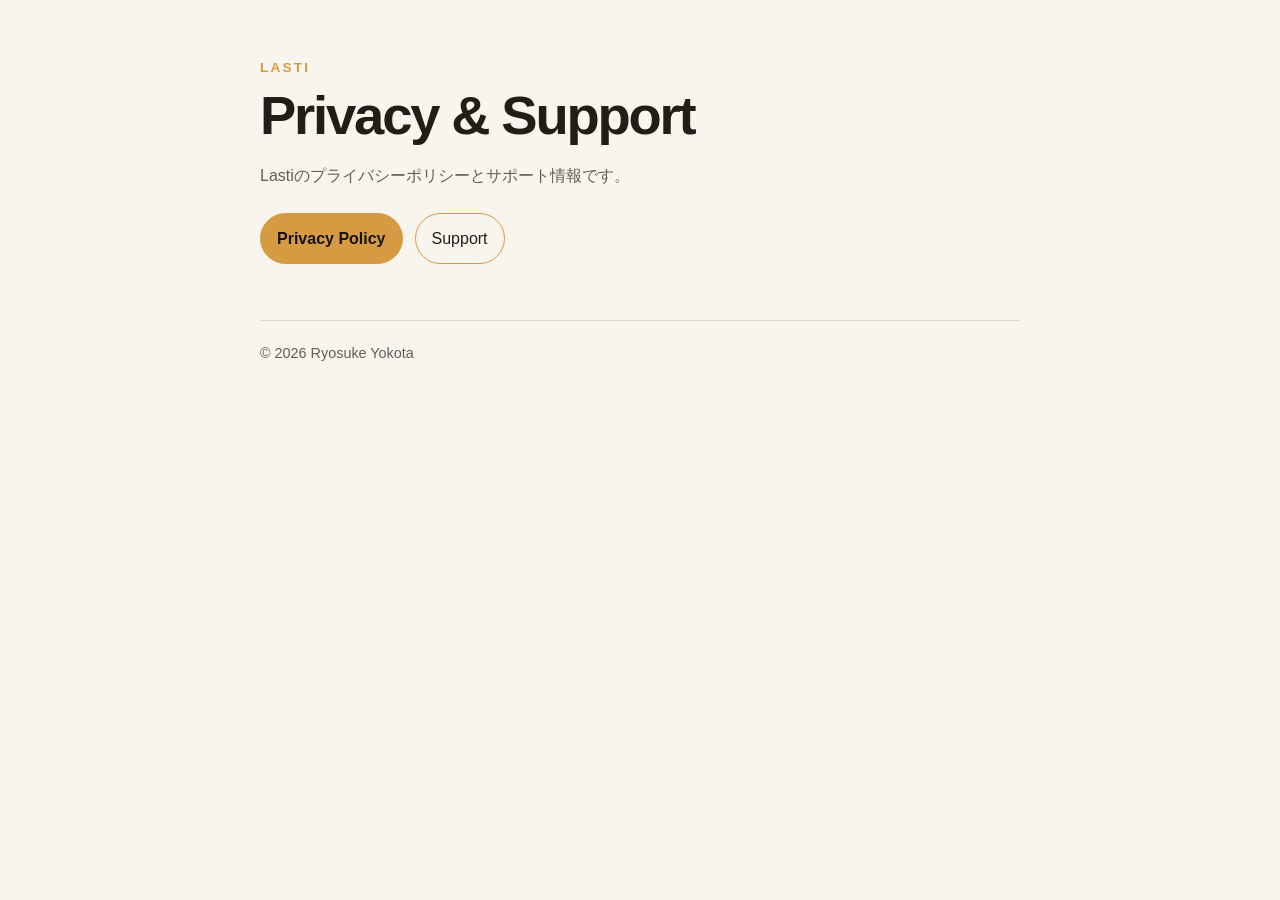
<file: index.html>
<!doctype html>
<html lang="ja">
<head>
  <meta charset="utf-8">
  <meta name="viewport" content="width=device-width, initial-scale=1">
  <meta name="description" content="Lasti privacy policy and support">
  <title>Lasti — Privacy &amp; Support</title>
  <link rel="stylesheet" href="./styles.css">
</head>
<body>
  <main>
    <header>
      <div class="brand">Lasti</div>
      <h1>Privacy &amp; Support</h1>
      <p>Lastiのプライバシーポリシーとサポート情報です。</p>
      <nav>
        <a class="button primary" href="./privacy/">Privacy Policy</a>
        <a class="button" href="./support/">Support</a>
      </nav>
    </header>
    <footer>© 2026 Ryosuke Yokota</footer>
  </main>
</body>
</html>
</file>
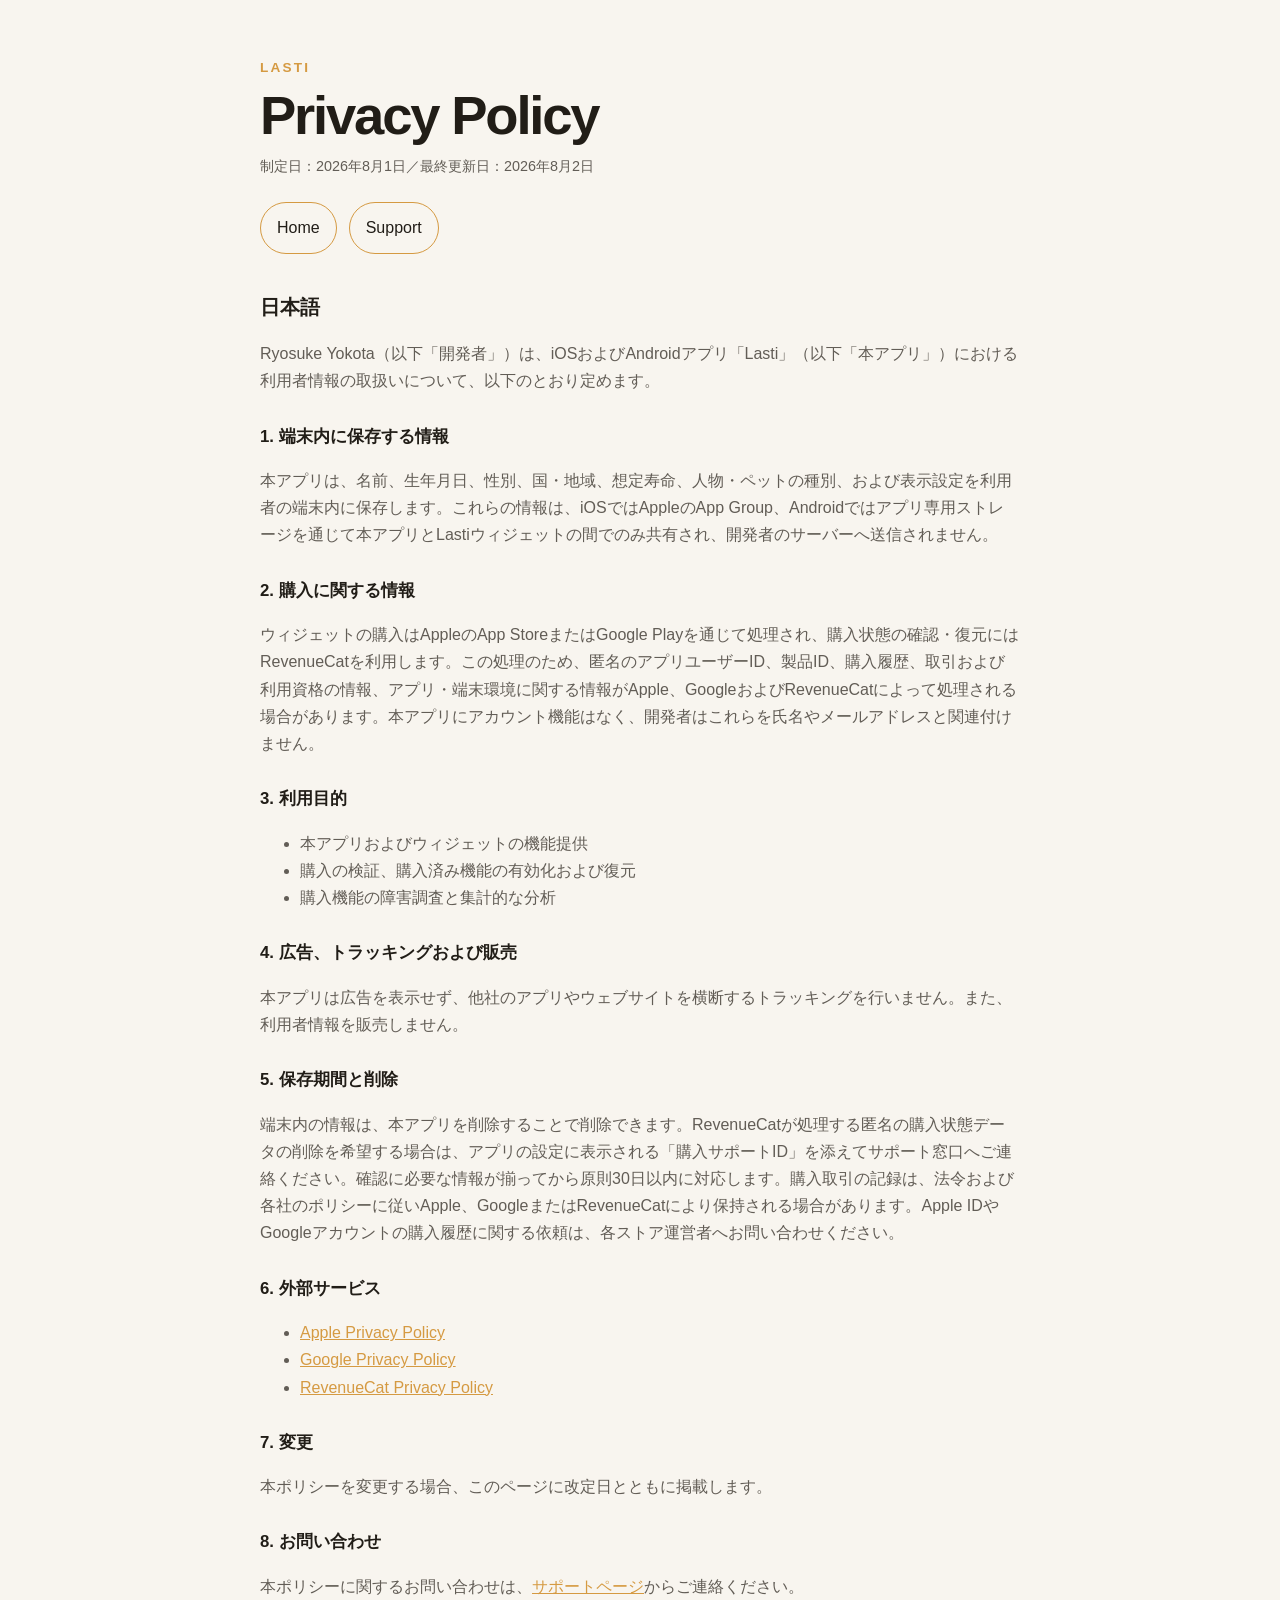
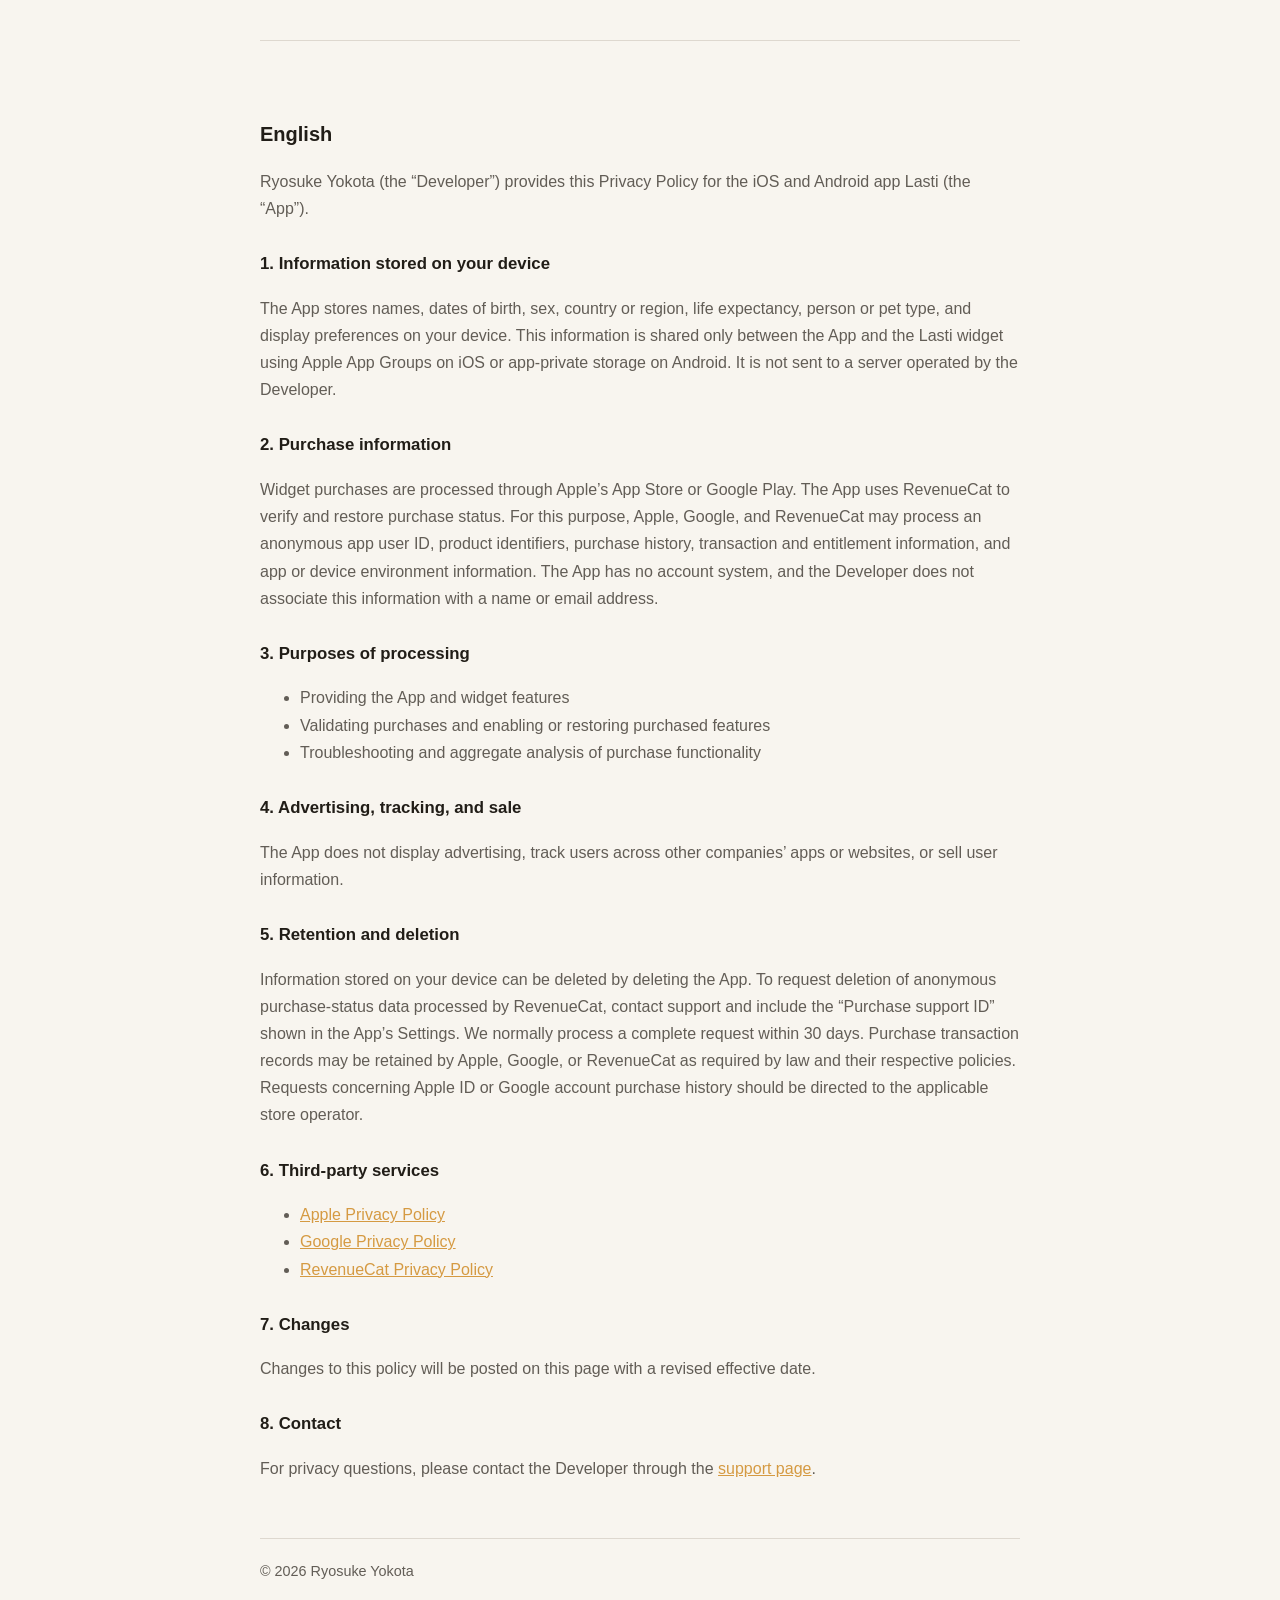
<file: privacy/index.html>
<!doctype html>
<html lang="ja">
<head>
  <meta charset="utf-8">
  <meta name="viewport" content="width=device-width, initial-scale=1">
  <meta name="description" content="Lasti Privacy Policy / プライバシーポリシー">
  <title>Privacy Policy — Lasti</title>
  <link rel="stylesheet" href="../styles.css">
</head>
<body>
  <main>
    <header>
      <div class="brand">Lasti</div>
      <h1>Privacy Policy</h1>
      <p class="updated">制定日：2026年8月1日／最終更新日：2026年8月2日</p>
      <nav>
        <a class="button" href="../">Home</a>
        <a class="button" href="../support/">Support</a>
      </nav>
    </header>

    <section lang="ja">
      <h2>日本語</h2>
      <p>Ryosuke Yokota（以下「開発者」）は、iOSおよびAndroidアプリ「Lasti」（以下「本アプリ」）における利用者情報の取扱いについて、以下のとおり定めます。</p>

      <h3>1. 端末内に保存する情報</h3>
      <p>本アプリは、名前、生年月日、性別、国・地域、想定寿命、人物・ペットの種別、および表示設定を利用者の端末内に保存します。これらの情報は、iOSではAppleのApp Group、Androidではアプリ専用ストレージを通じて本アプリとLastiウィジェットの間でのみ共有され、開発者のサーバーへ送信されません。</p>

      <h3>2. 購入に関する情報</h3>
      <p>ウィジェットの購入はAppleのApp StoreまたはGoogle Playを通じて処理され、購入状態の確認・復元にはRevenueCatを利用します。この処理のため、匿名のアプリユーザーID、製品ID、購入履歴、取引および利用資格の情報、アプリ・端末環境に関する情報がApple、GoogleおよびRevenueCatによって処理される場合があります。本アプリにアカウント機能はなく、開発者はこれらを氏名やメールアドレスと関連付けません。</p>

      <h3>3. 利用目的</h3>
      <ul>
        <li>本アプリおよびウィジェットの機能提供</li>
        <li>購入の検証、購入済み機能の有効化および復元</li>
        <li>購入機能の障害調査と集計的な分析</li>
      </ul>

      <h3>4. 広告、トラッキングおよび販売</h3>
      <p>本アプリは広告を表示せず、他社のアプリやウェブサイトを横断するトラッキングを行いません。また、利用者情報を販売しません。</p>

      <h3>5. 保存期間と削除</h3>
      <p>端末内の情報は、本アプリを削除することで削除できます。RevenueCatが処理する匿名の購入状態データの削除を希望する場合は、アプリの設定に表示される「購入サポートID」を添えてサポート窓口へご連絡ください。確認に必要な情報が揃ってから原則30日以内に対応します。購入取引の記録は、法令および各社のポリシーに従いApple、GoogleまたはRevenueCatにより保持される場合があります。Apple IDやGoogleアカウントの購入履歴に関する依頼は、各ストア運営者へお問い合わせください。</p>

      <h3>6. 外部サービス</h3>
      <ul>
        <li><a href="https://www.apple.com/legal/privacy/" rel="noopener">Apple Privacy Policy</a></li>
        <li><a href="https://policies.google.com/privacy" rel="noopener">Google Privacy Policy</a></li>
        <li><a href="https://www.revenuecat.com/privacy/" rel="noopener">RevenueCat Privacy Policy</a></li>
      </ul>

      <h3>7. 変更</h3>
      <p>本ポリシーを変更する場合、このページに改定日とともに掲載します。</p>

      <h3>8. お問い合わせ</h3>
      <p>本ポリシーに関するお問い合わせは、<a href="../support/">サポートページ</a>からご連絡ください。</p>
    </section>

    <section class="language" lang="en">
      <h2>English</h2>
      <p>Ryosuke Yokota (the “Developer”) provides this Privacy Policy for the iOS and Android app Lasti (the “App”).</p>

      <h3>1. Information stored on your device</h3>
      <p>The App stores names, dates of birth, sex, country or region, life expectancy, person or pet type, and display preferences on your device. This information is shared only between the App and the Lasti widget using Apple App Groups on iOS or app-private storage on Android. It is not sent to a server operated by the Developer.</p>

      <h3>2. Purchase information</h3>
      <p>Widget purchases are processed through Apple’s App Store or Google Play. The App uses RevenueCat to verify and restore purchase status. For this purpose, Apple, Google, and RevenueCat may process an anonymous app user ID, product identifiers, purchase history, transaction and entitlement information, and app or device environment information. The App has no account system, and the Developer does not associate this information with a name or email address.</p>

      <h3>3. Purposes of processing</h3>
      <ul>
        <li>Providing the App and widget features</li>
        <li>Validating purchases and enabling or restoring purchased features</li>
        <li>Troubleshooting and aggregate analysis of purchase functionality</li>
      </ul>

      <h3>4. Advertising, tracking, and sale</h3>
      <p>The App does not display advertising, track users across other companies’ apps or websites, or sell user information.</p>

      <h3>5. Retention and deletion</h3>
      <p>Information stored on your device can be deleted by deleting the App. To request deletion of anonymous purchase-status data processed by RevenueCat, contact support and include the “Purchase support ID” shown in the App’s Settings. We normally process a complete request within 30 days. Purchase transaction records may be retained by Apple, Google, or RevenueCat as required by law and their respective policies. Requests concerning Apple ID or Google account purchase history should be directed to the applicable store operator.</p>

      <h3>6. Third-party services</h3>
      <ul>
        <li><a href="https://www.apple.com/legal/privacy/" rel="noopener">Apple Privacy Policy</a></li>
        <li><a href="https://policies.google.com/privacy" rel="noopener">Google Privacy Policy</a></li>
        <li><a href="https://www.revenuecat.com/privacy/" rel="noopener">RevenueCat Privacy Policy</a></li>
      </ul>

      <h3>7. Changes</h3>
      <p>Changes to this policy will be posted on this page with a revised effective date.</p>

      <h3>8. Contact</h3>
      <p>For privacy questions, please contact the Developer through the <a href="../support/">support page</a>.</p>
    </section>

    <footer>© 2026 Ryosuke Yokota</footer>
  </main>
</body>
</html>
</file>
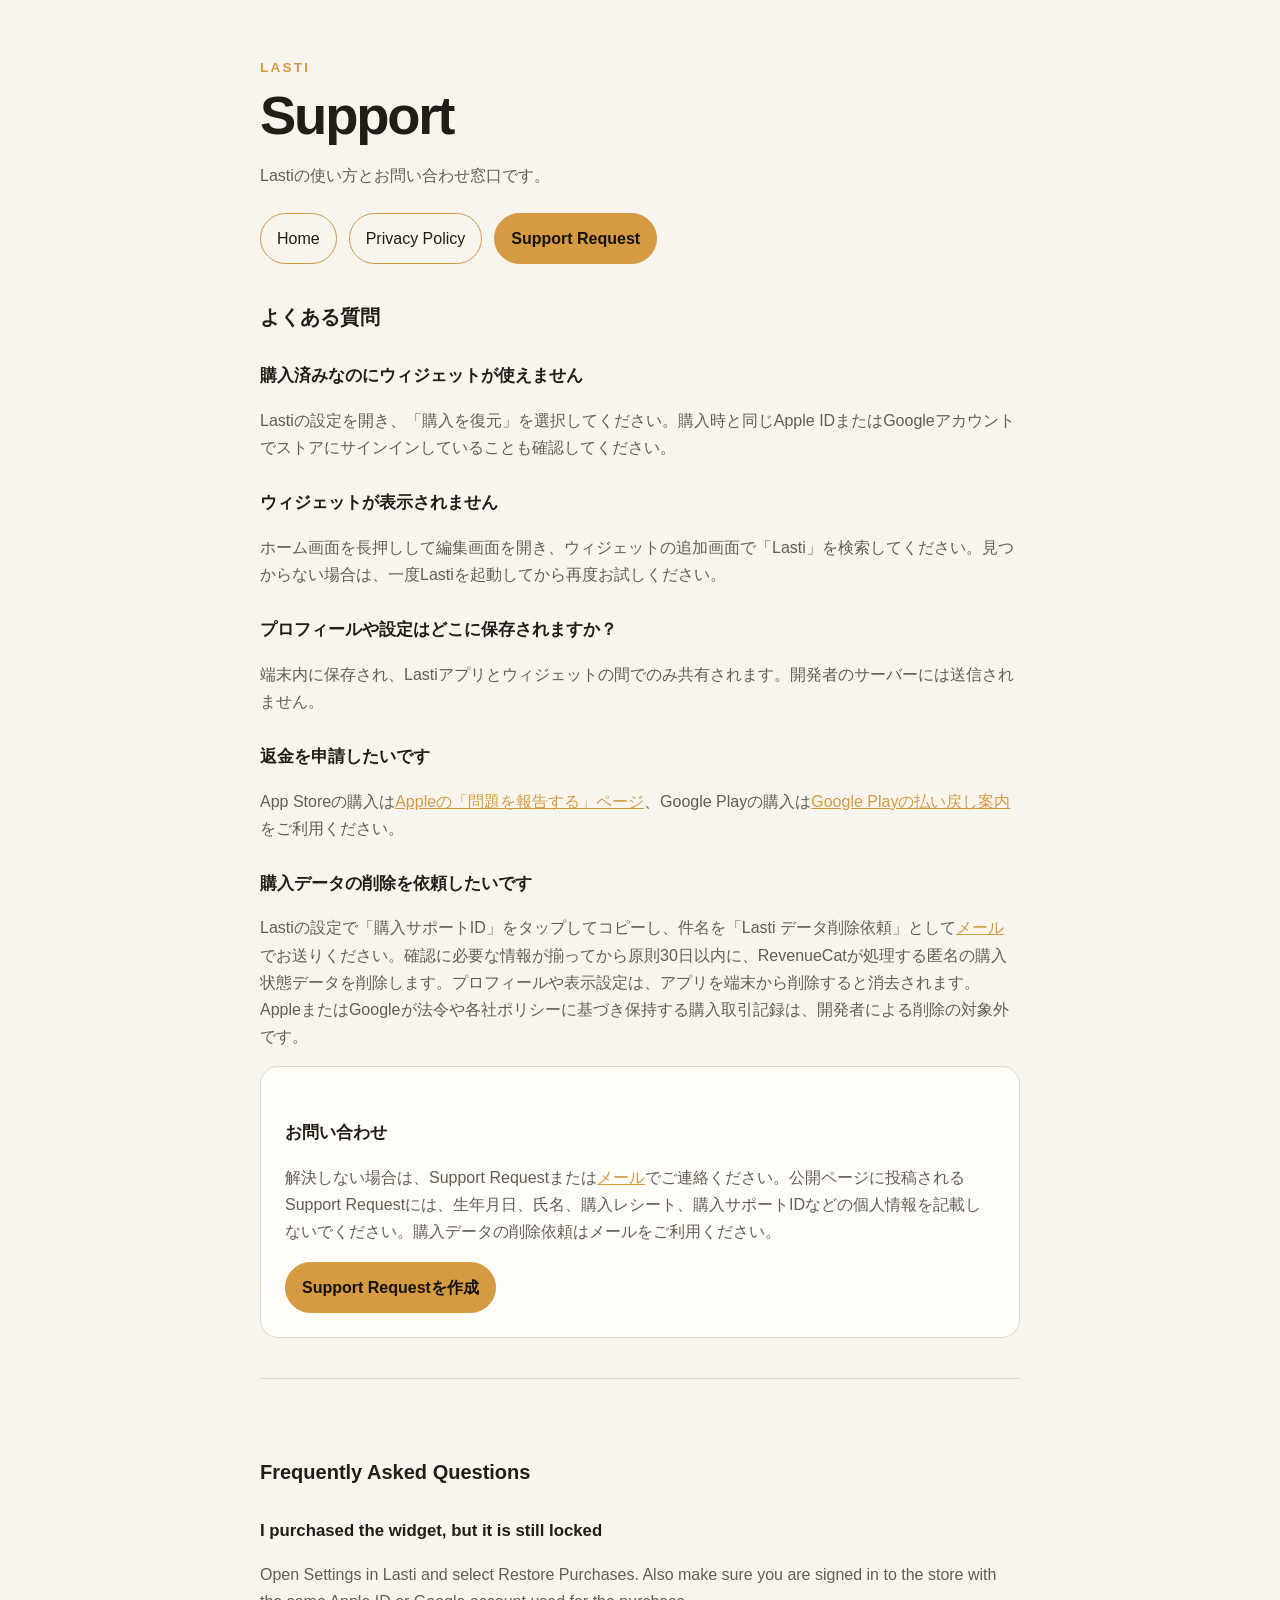
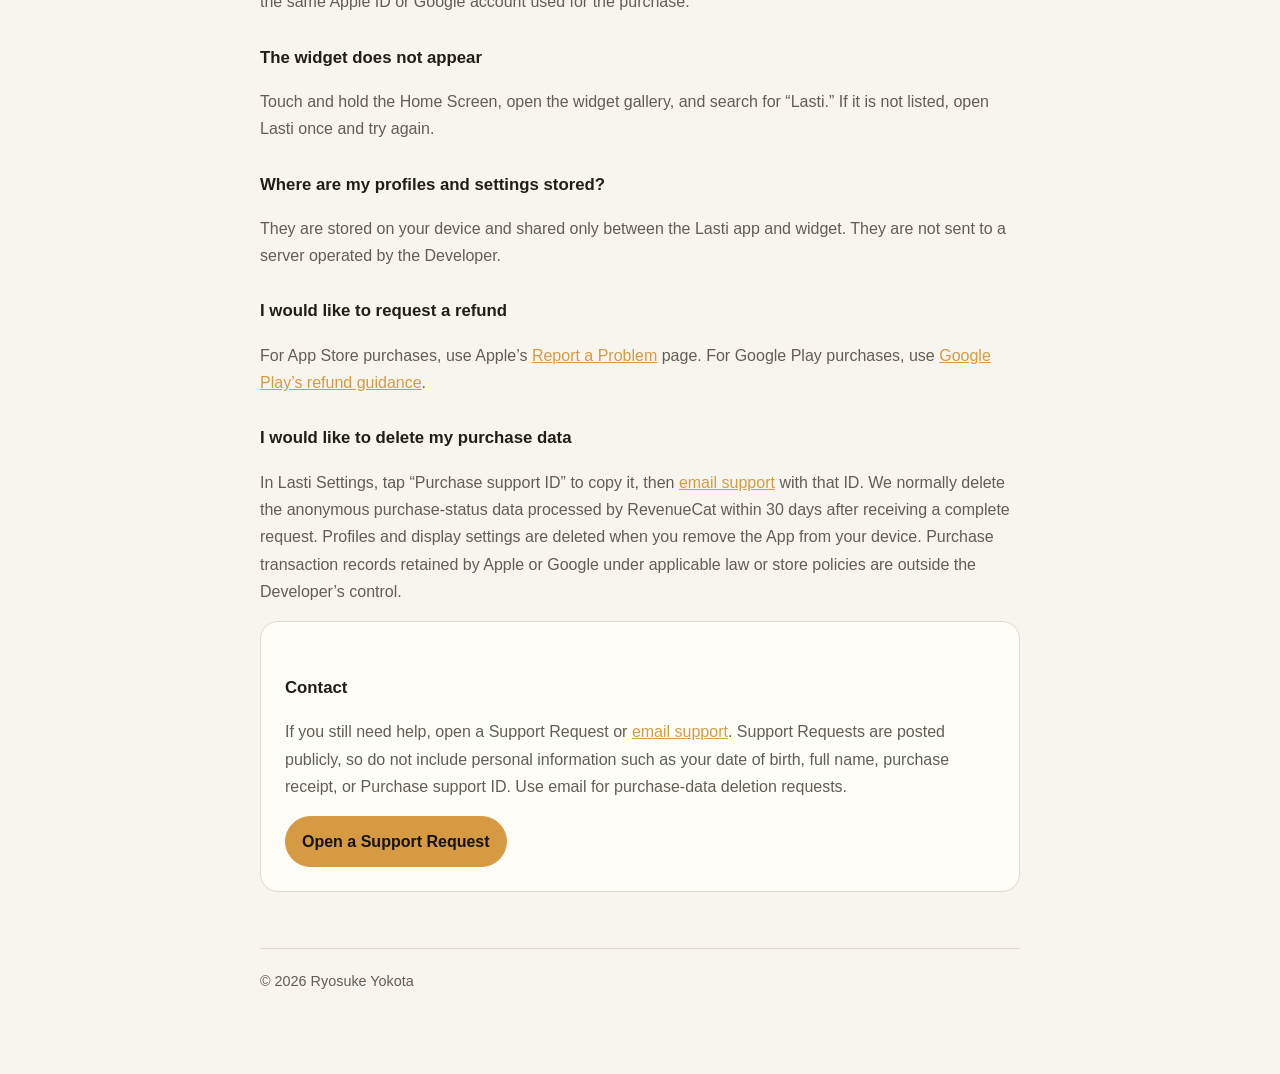
<file: support/index.html>
<!doctype html>
<html lang="ja">
<head>
  <meta charset="utf-8">
  <meta name="viewport" content="width=device-width, initial-scale=1">
  <meta name="description" content="Lasti Support / サポート">
  <title>Support — Lasti</title>
  <link rel="stylesheet" href="../styles.css">
</head>
<body>
  <main>
    <header>
      <div class="brand">Lasti</div>
      <h1>Support</h1>
      <p>Lastiの使い方とお問い合わせ窓口です。</p>
      <nav>
        <a class="button" href="../">Home</a>
        <a class="button" href="../privacy/">Privacy Policy</a>
        <a class="button primary" href="https://github.com/yokopi521/lasti-support/issues/new?template=support.yml">Support Request</a>
      </nav>
    </header>

    <section lang="ja">
      <h2>よくある質問</h2>

      <h3>購入済みなのにウィジェットが使えません</h3>
      <p>Lastiの設定を開き、「購入を復元」を選択してください。購入時と同じApple IDまたはGoogleアカウントでストアにサインインしていることも確認してください。</p>

      <h3>ウィジェットが表示されません</h3>
      <p>ホーム画面を長押しして編集画面を開き、ウィジェットの追加画面で「Lasti」を検索してください。見つからない場合は、一度Lastiを起動してから再度お試しください。</p>

      <h3>プロフィールや設定はどこに保存されますか？</h3>
      <p>端末内に保存され、Lastiアプリとウィジェットの間でのみ共有されます。開発者のサーバーには送信されません。</p>

      <h3>返金を申請したいです</h3>
      <p>App Storeの購入は<a href="https://reportaproblem.apple.com/" rel="noopener">Appleの「問題を報告する」ページ</a>、Google Playの購入は<a href="https://support.google.com/googleplay/workflow/9813244" rel="noopener">Google Playの払い戻し案内</a>をご利用ください。</p>

      <h3>購入データの削除を依頼したいです</h3>
      <p>Lastiの設定で「購入サポートID」をタップしてコピーし、件名を「Lasti データ削除依頼」として<a href="mailto:yokopi521@gmail.com">メール</a>でお送りください。確認に必要な情報が揃ってから原則30日以内に、RevenueCatが処理する匿名の購入状態データを削除します。プロフィールや表示設定は、アプリを端末から削除すると消去されます。AppleまたはGoogleが法令や各社ポリシーに基づき保持する購入取引記録は、開発者による削除の対象外です。</p>

      <div class="card">
        <h3>お問い合わせ</h3>
        <p>解決しない場合は、Support Requestまたは<a href="mailto:yokopi521@gmail.com">メール</a>でご連絡ください。公開ページに投稿されるSupport Requestには、生年月日、氏名、購入レシート、購入サポートIDなどの個人情報を記載しないでください。購入データの削除依頼はメールをご利用ください。</p>
        <a class="button primary" href="https://github.com/yokopi521/lasti-support/issues/new?template=support.yml">Support Requestを作成</a>
      </div>
    </section>

    <section class="language" lang="en">
      <h2>Frequently Asked Questions</h2>

      <h3>I purchased the widget, but it is still locked</h3>
      <p>Open Settings in Lasti and select Restore Purchases. Also make sure you are signed in to the store with the same Apple ID or Google account used for the purchase.</p>

      <h3>The widget does not appear</h3>
      <p>Touch and hold the Home Screen, open the widget gallery, and search for “Lasti.” If it is not listed, open Lasti once and try again.</p>

      <h3>Where are my profiles and settings stored?</h3>
      <p>They are stored on your device and shared only between the Lasti app and widget. They are not sent to a server operated by the Developer.</p>

      <h3>I would like to request a refund</h3>
      <p>For App Store purchases, use Apple’s <a href="https://reportaproblem.apple.com/" rel="noopener">Report a Problem</a> page. For Google Play purchases, use <a href="https://support.google.com/googleplay/workflow/9813244" rel="noopener">Google Play’s refund guidance</a>.</p>

      <h3>I would like to delete my purchase data</h3>
      <p>In Lasti Settings, tap “Purchase support ID” to copy it, then <a href="mailto:yokopi521@gmail.com?subject=Lasti%20data%20deletion%20request">email support</a> with that ID. We normally delete the anonymous purchase-status data processed by RevenueCat within 30 days after receiving a complete request. Profiles and display settings are deleted when you remove the App from your device. Purchase transaction records retained by Apple or Google under applicable law or store policies are outside the Developer’s control.</p>

      <div class="card">
        <h3>Contact</h3>
        <p>If you still need help, open a Support Request or <a href="mailto:yokopi521@gmail.com">email support</a>. Support Requests are posted publicly, so do not include personal information such as your date of birth, full name, purchase receipt, or Purchase support ID. Use email for purchase-data deletion requests.</p>
        <a class="button primary" href="https://github.com/yokopi521/lasti-support/issues/new?template=support.yml">Open a Support Request</a>
      </div>
    </section>

    <footer>© 2026 Ryosuke Yokota</footer>
  </main>
</body>
</html>
</file>
<file: styles.css>
:root {
  color-scheme: light dark;
  --bg: #0f1012;
  --panel: #181a1f;
  --text: #f6f1e7;
  --muted: #aaa69f;
  --sand: #d59a42;
  --line: #2b2d33;
}

* { box-sizing: border-box; }

body {
  margin: 0;
  background: var(--bg);
  color: var(--text);
  font-family: -apple-system, BlinkMacSystemFont, "Segoe UI", sans-serif;
  line-height: 1.7;
}

main {
  width: min(760px, calc(100% - 32px));
  margin: 0 auto;
  padding: 56px 0 80px;
}

header {
  margin-bottom: 36px;
}

.brand {
  color: var(--sand);
  font-size: 0.85rem;
  font-weight: 700;
  letter-spacing: 0.16em;
  text-transform: uppercase;
}

h1 {
  margin: 8px 0 4px;
  font-size: clamp(2rem, 8vw, 3.4rem);
  line-height: 1.08;
  letter-spacing: -0.04em;
}

h2 {
  margin-top: 36px;
  font-size: 1.25rem;
}

h3 {
  margin: 28px 0 8px;
  font-size: 1.05rem;
}

p, li { color: var(--muted); }

a { color: var(--sand); }

nav {
  display: flex;
  flex-wrap: wrap;
  gap: 12px;
  margin-top: 24px;
}

.button {
  display: inline-block;
  padding: 11px 16px;
  border: 1px solid var(--sand);
  border-radius: 999px;
  color: var(--text);
  text-decoration: none;
}

.button.primary {
  background: var(--sand);
  color: #15120d;
  font-weight: 700;
}

.card {
  padding: 24px;
  border: 1px solid var(--line);
  border-radius: 18px;
  background: var(--panel);
}

.language {
  margin-top: 40px;
  padding-top: 40px;
  border-top: 1px solid var(--line);
}

.updated {
  margin-top: 8px;
  font-size: 0.9rem;
}

footer {
  margin-top: 56px;
  padding-top: 20px;
  border-top: 1px solid var(--line);
  color: var(--muted);
  font-size: 0.9rem;
}

@media (prefers-color-scheme: light) {
  :root {
    --bg: #f8f5ef;
    --panel: #fffdf8;
    --text: #211d17;
    --muted: #625d56;
    --line: #ded8cf;
  }
}
</file>
